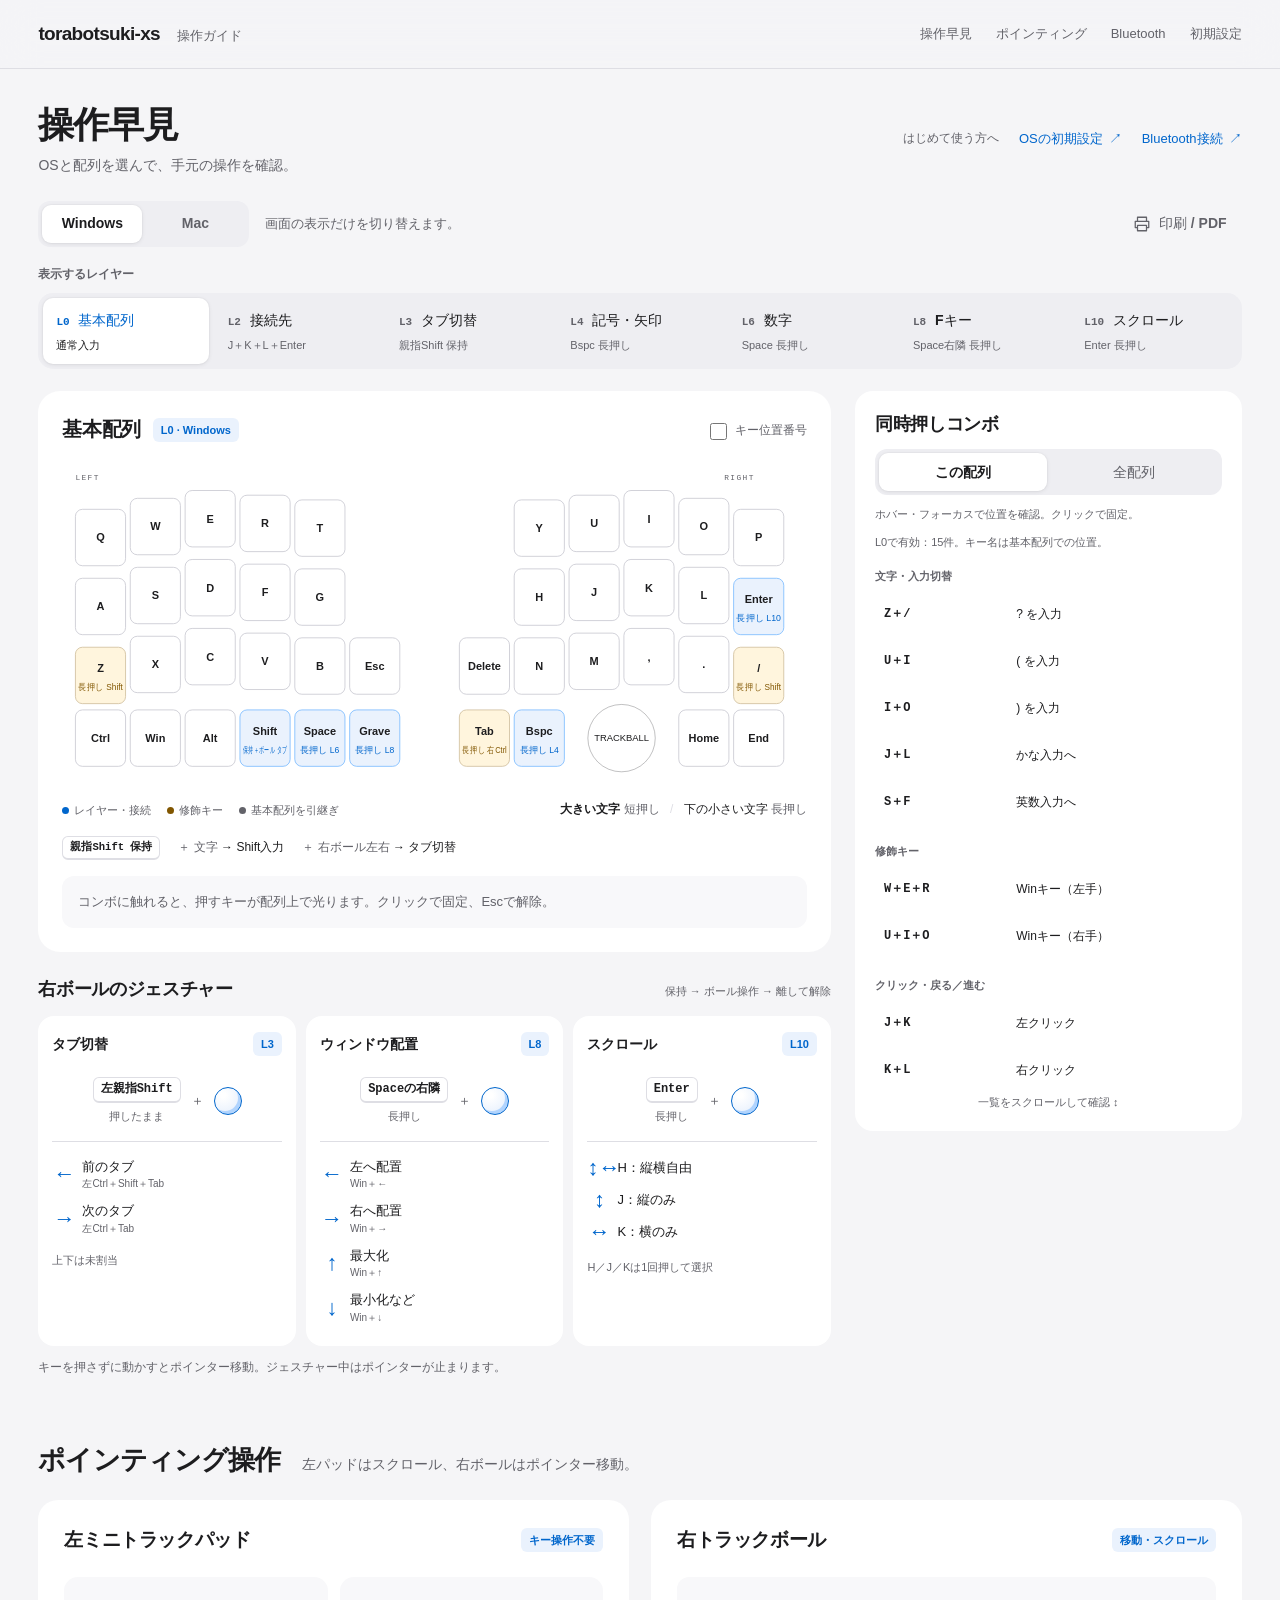
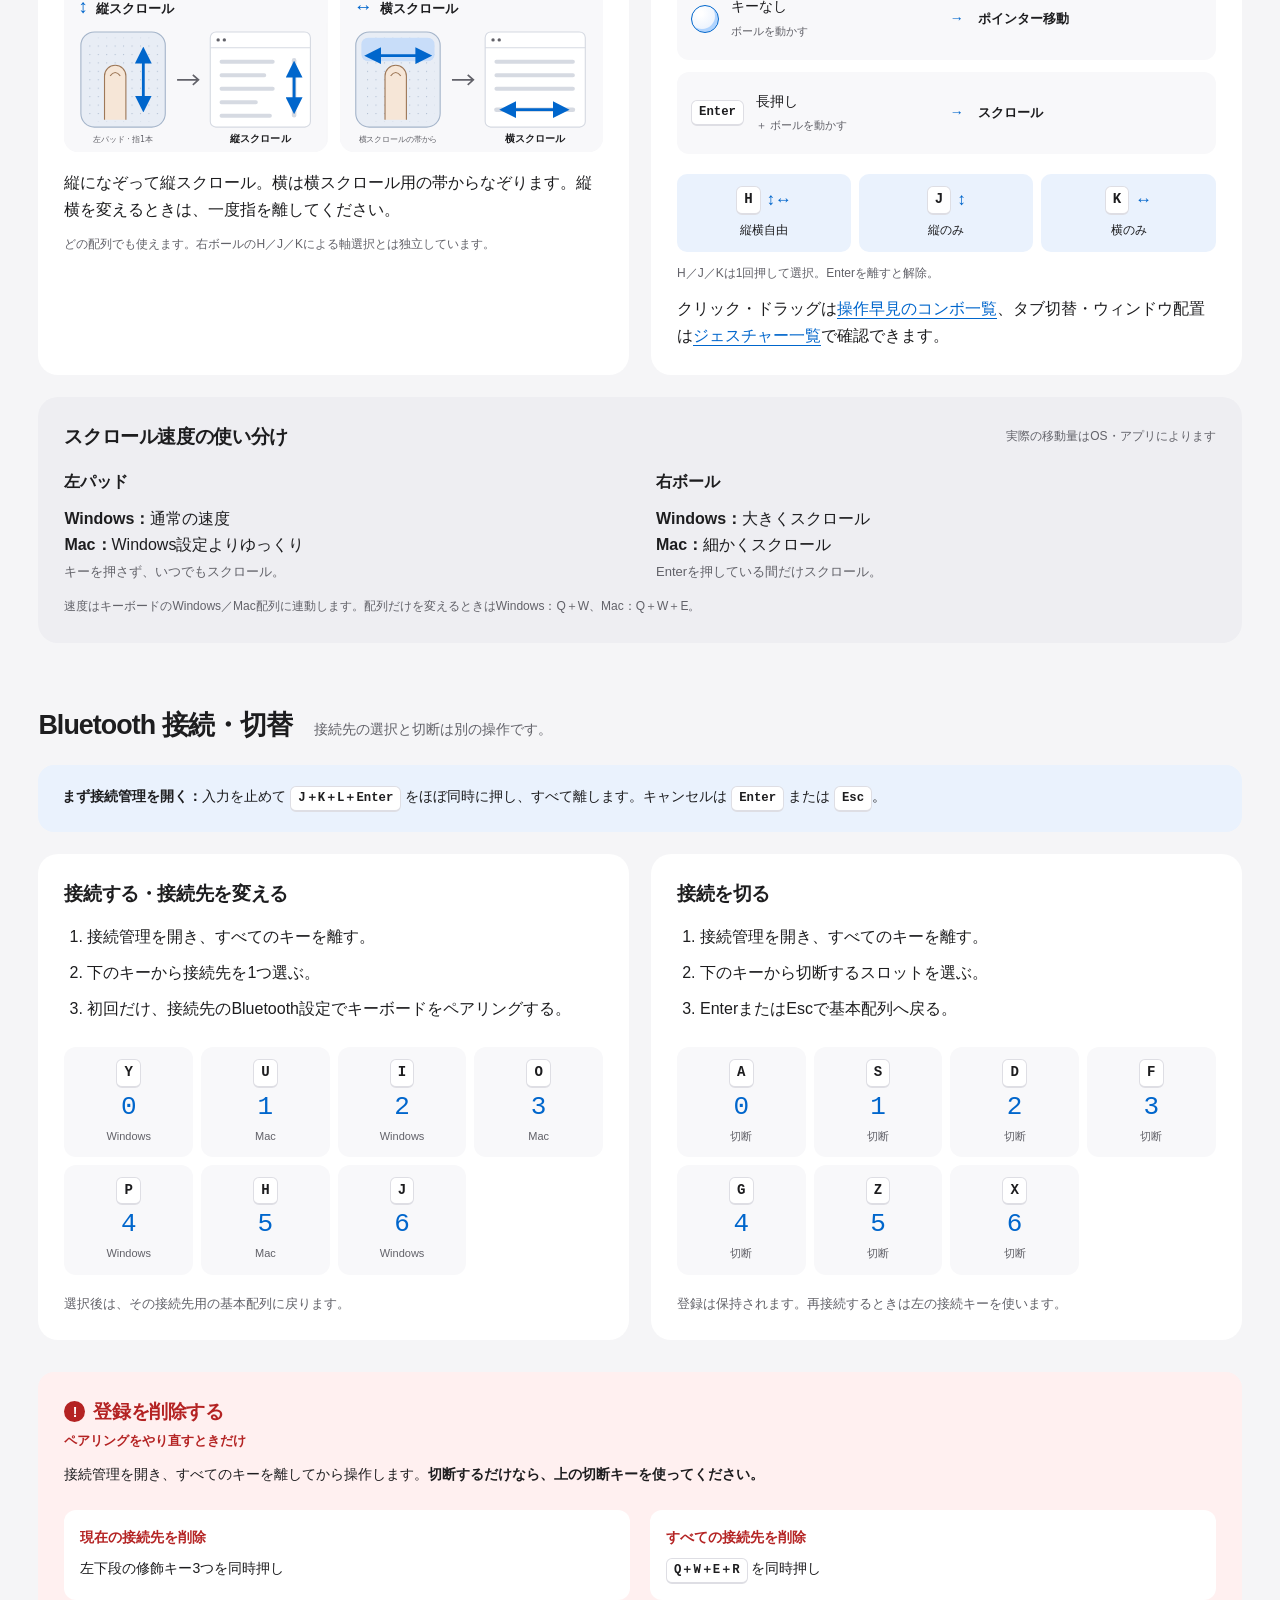
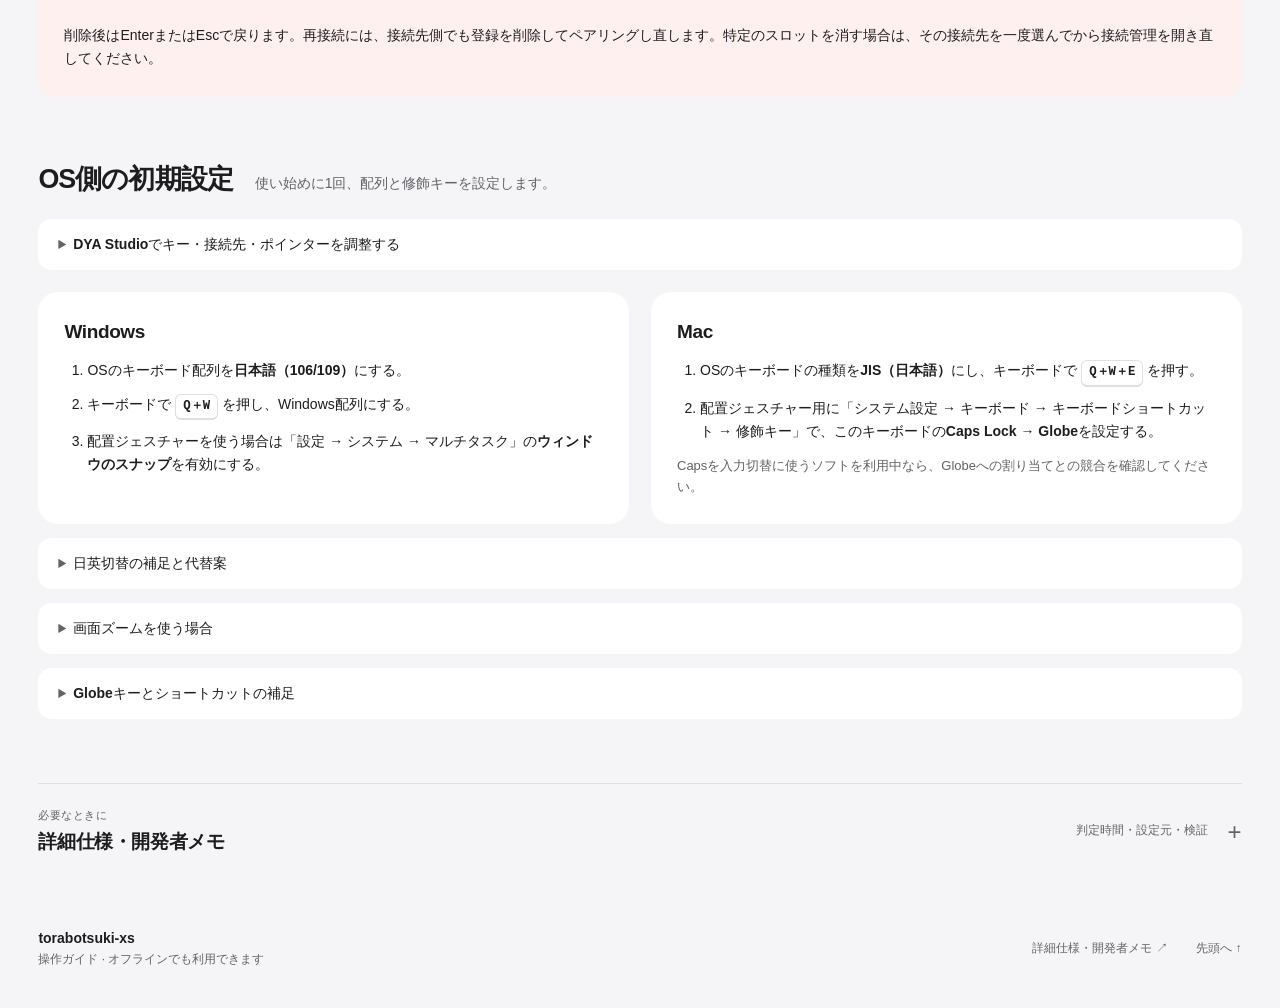
<file: docs/torabotsuki-xs.html>
<!doctype html>
<html lang="ja">
<head>
  <meta charset="utf-8">
  <meta name="viewport" content="width=device-width, initial-scale=1">
  <meta name="color-scheme" content="light dark">
  <meta name="description" content="torabotsuki-xs のキー配列、ジェスチャー、コンボ、ポインティング操作、Bluetooth接続を確認する操作ガイド。">
  <title>torabotsuki-xs｜操作ガイド</title>
  <link rel="stylesheet" href="manual.css">
  <script src="keymap-data.js" defer></script>
  <script src="manual.js" defer></script>
</head>
<body>
<a class="skip" href="#main">本文へ</a>
<header class="site-header">
  <div class="header-inner">
    <h1>torabotsuki-xs <span>操作ガイド</span></h1>
    <nav aria-label="目次">
      <a href="#layout">操作早見</a>
      <a href="#pointing">ポインティング</a>
      <a href="#bluetooth">Bluetooth</a>
      <a href="#reference">初期設定</a>
    </nav>
  </div>
</header>
<main id="main">
  <noscript><p class="notice">配列図・ジェスチャー・コンボの表示にはJavaScriptが必要です。ポインティング操作・接続・初期設定はこのまま読めます。</p></noscript>

  <section id="layout" aria-labelledby="layout-title">
    <div class="guide-intro">
      <div class="section-heading"><h2 id="layout-title">操作早見</h2><p>OSと配列を選んで、手元の操作を確認。</p></div>
      <nav class="getting-started" aria-label="はじめて使う方へ"><span>はじめて使う方へ</span><a href="#reference">OSの初期設定 <span aria-hidden="true">↗</span></a><a href="#bluetooth">Bluetooth接続 <span aria-hidden="true">↗</span></a></nav>
    </div>
    <div class="explorer">
      <div class="controls">
        <fieldset class="segmented os-switch"><legend>表示するOS</legend><button type="button" data-os="win" aria-pressed="true">Windows</button><button type="button" data-os="mac" aria-pressed="false">Mac</button></fieldset>
        <span class="display-note">画面の表示だけを切り替えます。</span>
        <button type="button" id="print" class="quiet-button"><svg viewBox="0 0 20 20" fill="none" aria-hidden="true"><path d="M5 7V2.5h10V7M5 14H2.5V7h15v7H15M5 11.5h10v6H5z" stroke="currentColor" stroke-width="1.4" stroke-linejoin="round"/></svg>印刷 / PDF</button>
      </div>
      <p class="control-label" id="layer-control-label">表示するレイヤー</p>
      <div id="layer-buttons" class="layer-tabs" role="group" aria-label="表示するキー配列" aria-describedby="layer-control-label"></div>
      <div class="explorer-workspace">
        <section class="keymap-reference" aria-label="選択したキー配列">
          <div class="board-toolbar"><div id="layer-description" aria-live="polite" aria-atomic="true"></div><label class="position-toggle"><input id="positions" type="checkbox">キー位置番号</label></div>
          <div id="main-board" class="board-scroll" tabindex="0" role="region" aria-label="キー配列図。狭い画面では横にスクロールできます"></div><p class="board-pan-hint">配列図は左右にスクロールできます ↔</p>
          <div class="board-caption"><div class="legend"><span><i class="dot teal" aria-hidden="true"></i>レイヤー・接続</span><span><i class="dot amber" aria-hidden="true"></i>修飾キー</span><span><i class="dot gray" aria-hidden="true"></i>基本配列を引継ぎ</span></div><p class="board-help"><span class="input-badge">大きい文字</span> 短押し <span class="caption-separator">/</span> <span class="input-badge secondary">下の小さい文字</span> 長押し</p></div>
          <div class="thumb-hint" aria-label="親指Shiftの使い方"><kbd>親指Shift 保持</kbd><span>＋ 文字 <b>→ Shift入力</b></span><span>＋ 右ボール左右 <b>→ タブ切替</b></span></div>
          <div id="combo-preview" class="combo-preview" aria-live="polite" aria-atomic="true">コンボに触れると、押すキーが配列上で光ります。</div>
        </section>
        <aside class="nearby-combos" aria-labelledby="nearby-title">
          <div class="reference-heading"><h3 id="nearby-title">同時押しコンボ</h3><a id="combo-board-link" href="#main-board" hidden>配列図で確認 ↑</a></div>
          <div class="combo-filters segmented" role="group" aria-label="コンボの対象"><button type="button" data-scope="current" aria-pressed="true">この配列</button><button type="button" data-scope="all" aria-pressed="false">全配列</button></div>
          <p class="combo-instruction">ホバー・フォーカスで位置を確認。クリックで固定。</p>
          <p id="nearby-summary" class="muted" aria-live="polite"></p>
          <div id="nearby-list" class="combo-list"></div>
          <p id="combo-scroll-hint" class="combo-scroll-hint" aria-hidden="true" hidden>一覧をスクロールして確認 ↕</p>
        </aside>
        <section id="gestures" class="gesture-reference" aria-labelledby="gesture-title">
          <div class="reference-heading"><h3 id="gesture-title">右ボールのジェスチャー</h3><span>保持 → ボール操作 → 離して解除</span></div>
          <div id="layer-pointer" class="gesture-cards" aria-live="polite"></div>
          <p class="gesture-footnote">キーを押さずに動かすとポインター移動。ジェスチャー中はポインターが止まります。</p>
        </section>
      </div>
    </div>
  </section>

  <section id="pointing" aria-labelledby="pointing-title">
    <div class="section-heading"><h2 id="pointing-title">ポインティング操作</h2><p>左パッドはスクロール、右ボールはポインター移動。</p></div>
    <div class="device-compare">
      <article id="trackpad" class="card trackpad-guide pointing-device">
        <div class="visual-heading"><h3>左ミニトラックパッド</h3><span class="pill">キー操作不要</span></div>
        <div class="trackpad-diagrams">
          <figure class="swipe-card"><figcaption><b>↕</b> 縦スクロール</figcaption><svg viewBox="0 50 468 230" role="img" aria-label="指を縦になぞると縦スクロール"><image href="trackpad-scroll.svg" width="960" height="310"/></svg></figure>
          <figure class="swipe-card"><figcaption><b>↔</b> 横スクロール</figcaption><svg viewBox="492 50 468 230" role="img" aria-label="横スクロール用の帯から横になぞると横スクロール"><image href="trackpad-scroll.svg" width="960" height="310"/></svg></figure>
        </div>
        <p>縦になぞって縦スクロール。横は横スクロール用の帯からなぞります。縦横を変えるときは、一度指を離してください。</p>
        <p class="visual-caption">どの配列でも使えます。右ボールのH／J／Kによる軸選択とは独立しています。</p>
      </article>
      <article class="card pointing-device">
        <div class="visual-heading"><h3>右トラックボール</h3><span class="pill">移動・スクロール</span></div>
        <div class="ball-guide" aria-label="キーなしで右ボールを動かすとポインター移動。Enterを保持して動かすとスクロール。">
          <div class="operation-row"><span class="operation-input"><span class="ball-symbol device-symbol" aria-hidden="true"></span><span>キーなし<br><small>ボールを動かす</small></span></span><span class="result-arrow" aria-hidden="true">→</span><strong>ポインター移動</strong></div>
          <div class="operation-row"><span class="operation-input"><kbd>Enter</kbd><span>長押し<br><small>＋ ボールを動かす</small></span></span><span class="result-arrow" aria-hidden="true">→</span><strong>スクロール</strong></div>
        </div>
        <div class="axis-options" aria-label="Enter保持中のスクロール軸"><div><kbd>H</kbd><b aria-hidden="true">↕↔</b><span>縦横自由</span></div><div><kbd>J</kbd><b aria-hidden="true">↕</b><span>縦のみ</span></div><div><kbd>K</kbd><b aria-hidden="true">↔</b><span>横のみ</span></div></div><p class="visual-caption">H／J／Kは1回押して選択。Enterを離すと解除。</p>
        <p>クリック・ドラッグは<a href="#layout">操作早見のコンボ一覧</a>、タブ切替・ウィンドウ配置は<a href="#gestures">ジェスチャー一覧</a>で確認できます。</p>
      </article>
    </div>
    <article class="card trackpad-speed">
      <div class="speed-heading"><h3>スクロール速度の使い分け</h3><span>実際の移動量はOS・アプリによります</span></div>
      <div class="speed-options">
        <div class="speed-option"><h4>左パッド</h4><p><strong>Windows：</strong>通常の速度<br><strong>Mac：</strong>Windows設定よりゆっくり</p><span class="speed-note">キーを押さず、いつでもスクロール。</span></div>
        <div class="speed-option"><h4>右ボール</h4><p><strong>Windows：</strong>大きくスクロール<br><strong>Mac：</strong>細かくスクロール</p><span class="speed-note">Enterを押している間だけスクロール。</span></div>
      </div>
      <p class="visual-caption">速度はキーボードのWindows／Mac配列に連動します。配列だけを変えるときはWindows：Q＋W、Mac：Q＋W＋E。</p>
    </article>
  </section>

  <section id="bluetooth" aria-labelledby="bluetooth-title">
    <div class="section-heading"><h2 id="bluetooth-title">Bluetooth 接続・切替</h2><p>接続先の選択と切断は別の操作です。</p></div>
    <div class="notice bluetooth-entry"><strong>まず接続管理を開く：</strong>入力を止めて <kbd>J＋K＋L＋Enter</kbd> をほぼ同時に押し、すべて離します。キャンセルは <kbd>Enter</kbd> または <kbd>Esc</kbd>。</div>
    <div class="two bluetooth-actions">
      <article class="card connection-card" aria-labelledby="connect-title">
        <h3 id="connect-title">接続する・接続先を変える</h3>
        <ol class="connection-steps"><li>接続管理を開き、すべてのキーを離す。</li><li>下のキーから接続先を1つ選ぶ。</li><li>初回だけ、接続先のBluetooth設定でキーボードをペアリングする。</li></ol>
        <div class="slots connect-slots" aria-label="接続先の選択キーとスロット">
          <div><kbd>Y</kbd><b>0</b><span>Windows</span></div><div><kbd>U</kbd><b>1</b><span>Mac</span></div><div><kbd>I</kbd><b>2</b><span>Windows</span></div><div><kbd>O</kbd><b>3</b><span>Mac</span></div><div><kbd>P</kbd><b>4</b><span>Windows</span></div><div><kbd>H</kbd><b>5</b><span>Mac</span></div><div><kbd>J</kbd><b>6</b><span>Windows</span></div>
        </div>
        <p class="action-result">選択後は、その接続先用の基本配列に戻ります。</p>
      </article>
      <article class="card disconnect-card" aria-labelledby="disconnect-title">
        <h3 id="disconnect-title">接続を切る</h3>
        <ol><li>接続管理を開き、すべてのキーを離す。</li><li>下のキーから切断するスロットを選ぶ。</li><li>EnterまたはEscで基本配列へ戻る。</li></ol>
        <div class="slots disconnect-slots" aria-label="切断するスロットと操作キー">
          <div><kbd>A</kbd><b>0</b><span>切断</span></div><div><kbd>S</kbd><b>1</b><span>切断</span></div><div><kbd>D</kbd><b>2</b><span>切断</span></div><div><kbd>F</kbd><b>3</b><span>切断</span></div><div><kbd>G</kbd><b>4</b><span>切断</span></div><div><kbd>Z</kbd><b>5</b><span>切断</span></div><div><kbd>X</kbd><b>6</b><span>切断</span></div>
        </div>
        <p class="action-result">登録は保持されます。再接続するときは左の接続キーを使います。</p>
      </article>
    </div>
    <article class="notice warning delete-card" aria-labelledby="delete-title">
      <h3 id="delete-title"><span class="destructive-symbol" aria-hidden="true">!</span> 登録を削除する</h3><p class="destructive-label">ペアリングをやり直すときだけ</p>
      <p>接続管理を開き、すべてのキーを離してから操作します。<strong>切断するだけなら、上の切断キーを使ってください。</strong></p>
      <dl class="delete-actions"><div><dt>現在の接続先を削除</dt><dd>左下段の修飾キー3つを同時押し</dd></div><div><dt>すべての接続先を削除</dt><dd><kbd>Q＋W＋E＋R</kbd> を同時押し</dd></div></dl>
      <p>削除後はEnterまたはEscで戻ります。再接続には、接続先側でも登録を削除してペアリングし直します。特定のスロットを消す場合は、その接続先を一度選んでから接続管理を開き直してください。</p>
    </article>
  </section>

  <section id="reference" aria-labelledby="reference-title">
    <div class="section-heading"><h2 id="reference-title">OS側の初期設定</h2><p>使い始めに1回、配列と修飾キーを設定します。</p></div>
    <details class="setup-notes"><summary>DYA Studioでキー・接続先・ポインターを調整する</summary><p>左右ともDYA対応ファームウェアを書き込み、右側をUSB接続します。接続管理で左親指Shift位置を押してStudio解除、Enterで戻り、Chrome／Edgeから接続します。ポインティング設定は <code>mouse</code>＝右ボール、<code>scroll</code>＝右ボールのスクロール、<code>pad</code>＝左パッド。初期倍率はすべて1で、OS別速度を引き継ぎます。ジェスチャーは専用経路です。</p><p>DYA側の接続先選択では配列は変わりません。WindowsはQ＋W、MacはQ＋W＋Eで切り替えます。<a href="dya-studio.md">対応範囲・移行・保存と実機確認の手順</a>。</p></details>
    <div class="two setup-cards">
      <article class="card"><h3>Windows</h3><ol><li>OSのキーボード配列を<strong>日本語（106/109）</strong>にする。</li><li>キーボードで <kbd>Q＋W</kbd> を押し、Windows配列にする。</li><li>配置ジェスチャーを使う場合は「設定 → システム → マルチタスク」の<strong>ウィンドウのスナップ</strong>を有効にする。</li></ol></article>
      <article class="card"><h3>Mac</h3><ol><li>OSのキーボードの種類を<strong>JIS（日本語）</strong>にし、キーボードで <kbd>Q＋W＋E</kbd> を押す。</li><li>配置ジェスチャー用に「システム設定 → キーボード → キーボードショートカット → 修飾キー」で、このキーボードの<strong>Caps Lock → Globe</strong>を設定する。</li></ol><p class="muted">Capsを入力切替に使うソフトを利用中なら、Globeへの割り当てとの競合を確認してください。</p></article>
    </div>
    <details class="setup-notes"><summary>日英切替の補足と代替案</summary><p>現在の配列では、S＋Fで英数、J＋Lでかなへ直接切り替えます。MacのSpace右隣は、短押しで左Ctrl、長押しでFキーの配列です。</p><p>追加ソフトを使わない代替案として、ZMKから右Ctrl＋Spaceを送る <code>&amp;lt 9 RC(SPACE)</code> があります。ただしmacOSの入力ソース切替を呼ぶ方法で、選択表示や待ちが生じます。Windowsの半角／全角と同じ即時トグルの代替にはなりません。現在のキーマップには適用していません。</p><p>macOS標準のCapsによる入力切替も利用できますが、上のCaps → Globeとの併用は割り当てを調整する必要があります。親指ShiftからCapsは送信しません。</p></details>
    <details class="setup-notes"><summary>画面ズームを使う場合</summary><p>Macの「システム設定 → アクセシビリティ → ズーム機能」で「スクロールジェスチャと修飾キーを使って拡大縮小」を有効にし、使用する修飾キーを選びます。</p></details>
    <details class="setup-notes"><summary>Globeキーとショートカットの補足</summary><p>配置ジェスチャーは右Ctrl＋Capsと方向キーなどを送信します。Mac用マクロ名は <code>mac_window_*</code>、表示ラベルは <code>MAC_WINDOW_*</code>（LEFT／RIGHT／SMALL／LARGE）です。Caps → Globeの割り当てを使う前提です。ZMKの <code>&amp;kp GLOBE</code> はApple純正のFn／Globeを完全には再現しません。</p><p><a href="https://support.apple.com/ja-jp/guide/mac-help/mchlp1011/mac">Apple：修飾キーの設定</a> ／ <a href="https://zmk.dev/docs/keymaps/list-of-keycodes">ZMK：キー仕様</a></p></details>
  </section>

  <section id="dev-notes" aria-labelledby="dev-title">
    <details id="dev-disclosure" class="developer-disclosure"><summary><h2 id="dev-title"><span class="eyebrow">必要なときに</span>詳細仕様・開発者メモ</h2><span class="disclosure-caption">判定時間・設定元・検証</span></summary><div class="developer-content">
    <p>ビルドはDocker Desktopを起動して <code>powershell -ExecutionPolicy Bypass -File .\scripts\build-local.ps1</code> を実行。UF2は <code>.local-build/firmware/</code> に出力されます。<a href="local-build.md">個別ビルドとキャッシュ更新の手順</a>。GitHub Actionsは手動実行のみです。</p>
    <details class="technical-notes"><summary>キー・コンボの判定時間と確認項目</summary>
      <table><caption>現在の判定値</caption><thead><tr><th>操作</th><th>仕様</th></tr></thead><tbody><tr><td>Z／左Shift</td><td>tap-preferred、200ms</td></tr><tr><td>/／右Shift、Space／数字配列</td><td>tap-preferred、150ms</td></tr><tr><td>親指Shift</td><td>押下で左ShiftとL3のジェスチャーを有効化、解放で両方解除。専用ビヘイビア（<code>src/thumb_shift.c</code>）で処理し、マクロ・ワンショットShift・2回押し判定なし。タブ切替中は保持中のShiftをマスク。</td></tr><tr><td>Z＋/の「？」</td><td>100ms以内、直前の待ち時間0ms。基本配列L0／L1のみ有効。</td></tr><tr><td>Bluetooth管理を開く</td><td>直前200ms入力なし、4キーを50ms以内。</td></tr><tr><td>F配列のA＋S＋D</td><td>直前150ms入力なし、50ms以内。Win：Alt＋F4、Mac：Cmd＋Q。</td></tr></tbody></table>
      <p>Z＋/は基本配列L0／L1限定で、押下順は不問。数字・記号・タブ切替・Fキー・スクロール・Bluetooth管理ではコンボを判定しません。単独のZ／/がコンボ待ちで最大100ms保留される場合があります。文字として「z・」を打つときはキーを重ねずに離します。コンボ不成立時はZを200ms保持してから/を短押しするとShift＋/になります。</p>
      <p>書き込み後の確認：両OSでZ→/と/→Z、各キー単独、Z→A、Z→Enterの短押し／200ms保持を確認します。Zを150〜199msで離したときの文字入力、Spaceの素早い変換と長押し後の数字入力、L2・L4／L5での既存操作、親指を保持してA／Enterを押したShift入力、解放後の通常入力、2回押してもCapsが切り替わらないこと、親指の解放後にShiftが残らないこと、S＋D＋FでワンショットShiftにならずS＋Fの英数コンボが使えることも確認してください。実機動作は未確認です。</p>
    </details>
    <details class="technical-notes"><summary>ジェスチャー・スクロールの仕様と確認項目</summary>
      <p>タブ切替はL3、ウィンドウ配置はL8／L9、スクロールはL10／L11。数字・記号配列でも親指Shift保持でタブ切替を使えます。F・Enterの操作は親指Shiftより優先。タブ切替の上下は未割当で、解除時に途中の動きをリセットします。</p>
      <p>ジェスチャーは <code>stroke-size=100</code>、<code>gesture-cooldown-ms=100</code>、eager mode。右ボールの処理は <code>boards/shields/torabo_tsuki_lp/torabo_tsuki_lp_right.overlay</code>、送信キーは <code>config/keymap.keymap</code> を参照します。</p>
      <p>タブ切替ビヘイビアの引数は <code>two_param.yaml</code> から継承する <code>param1</code>（Windows）と <code>param2</code>（Mac）です。<code>binding-cells</code> の名前を上書きするとZephyrのdevicetree生成で失敗します。</p>
      <p>H／J／Kの軸選択はEnterを離すまで保持し、次回は自由に戻ります。U／Oは明るさ−／＋、M／,／.は音量−／ミュート／＋、Tab位置は再生・停止です。</p>
      <p>書き込み後の確認：Windows／Macの基本・数字・記号配列で左右のタブ切替、Macの右Ctrl／Windowsの左Ctrl送信、配列の往復切替後の動作を確認します。未割当の上下、解除後のポインター復帰、途中の動きのリセット、F・Enterの優先、H／J／Kの保持と解除、左パッドが軸制限の影響を受けないことも確認します。実機動作は未確認です。</p>
    </details>
    <details class="technical-notes"><summary>ポインティングの倍率・設定ファイル・確認項目</summary>
      <table><caption>補正なしを1倍とした設定値。画面上の移動量ではありません。</caption><thead><tr><th>デバイス</th><th>Windows</th><th>Mac</th></tr></thead><tbody><tr><td>左パッド</td><td>1/6</td><td>1/8</td></tr><tr><td>右ボールのスクロール</td><td>1/2</td><td>1/12</td></tr></tbody></table>
      <div class="speed-track" role="img" aria-label="左パッドのMac補正はWindows設定の75%"><i style="width:75%"></i></div>
      <p>左パッドは <code>snippets/input-split-listener/input-split-listener.overlay</code> の通常経路 <code>&amp;zip_scroll_scaler 1 6</code> と <code>mac-scroller</code> の <code>&amp;zip_scroll_scaler 1 8</code> で調整します。MacのL1が有効な間は、通常経路に重ねず置き換えます。横スクロール領域はセンサーのY座標0〜25%。物理的な帯の向きは取り付け方向によります。開始後は軸を固定します。</p>
      <p>現在の構成では速度補正は右側中央のファームウェアに反映されます。ポインター移動・クリックの倍率とは独立しています。</p>
      <p>書き込み後の確認：同じ距離をなぞり、Windows→Mac→Windowsでの速度変更、両OSの各配列での維持、縦横の方向・クリック、右ボールの移動・ジェスチャー・スクロールを確認してください。実機の速度感は未確認です。</p>
    </details>
    <details class="technical-notes"><summary>Bluetoothの構成・設定値・確認項目</summary>
      <p>ホスト7枠＋左右間通信用1枠。中央側専用の <code>snippets/split-central/split-central.conf</code> で <code>CONFIG_BT_MAX_CONN=8</code>・<code>CONFIG_BT_MAX_PAIRED=8</code> を設定します。周辺側には適用しません。現在のビルドは右側が中央です。</p>
      <p>登録削除コンボはL2のみ。現在のスロット削除は位置32・33・34、全登録削除は位置0・1・2・3です。L2は無関係な文字・クリック入力を無効にしています。</p>
      <p>書き込み後の確認：両基本配列からL2を開き、Hで5（Mac）、Jで6（Windows）を選んでペアリングし、0〜4へ戻れることを確認します。Z／Xによる5／6の切断、Enter／Escによる終了、左右のキー入力も確認してください。実機動作は未確認です。</p>
    </details>
    <details class="technical-notes"><summary>Bluetooth登録を残すファームウェア更新</summary><p>ブートローダー起動 → 左右の通常UF2を直接コピー → 元の接続先へ。毎回の <code>settings_reset</code> は不要です。これを書き込むとBluetooth登録も消えます。Studioの保存配列だけを戻す場合はRestore Stock Settingsを使います。<a href="local-build.md#bluetooth登録を残して更新する">通常更新と全設定リセットの手順</a>。</p></details>
    <details class="technical-notes"><summary>42キー配列・軽量化・旧配列からの移行</summary><p>既定はSサイズの42キー。右最下段のBspcとHomeの間はボール専用で、キーを定義しません。M・Lの選択肢は外し、全12レイヤーとコンボの位置番号を揃えています。Studioに旧66キー配列を保存している場合は、バックアップ後に新しい既定配列へ戻します。<a href="compact-layout.md">測定結果・移行手順・確認方法</a>。</p></details>
    <details class="technical-notes"><summary>設定元・ビルド・資料</summary><p>操作ガイドは <code>config/keymap.keymap</code> を元にしています。配列・コンボ変更時は <code>python docs/generate-keymap.py</code> で <code>docs/keymap-data.js</code> を再生成します。生成データは手編集しません。</p><p>ビルド構成は <code>build.yaml</code> と <code>.github/workflows/build.yml</code>。ファームウェアのビルド・実機検証と、HTMLの表示確認は別の検証です。Studioで実機を変更した場合は図と異なることがあります。</p><p><a href="../config/keymap.keymap">キーマップ</a> ／ <a href="../README.md">README</a> ／ <a href="design-notes.md">ガイドのデザイン方針</a></p></details>
    <details id="print-layers"><summary>印刷用：使用中の全12レイヤー</summary><div id="all-layers"></div></details>
    </div></details>
  </section>
</main>
<footer><div><strong>torabotsuki-xs</strong><span>操作ガイド · オフラインでも利用できます</span></div><a href="#dev-notes">詳細仕様・開発者メモ <span aria-hidden="true">↗</span></a><a href="#main">先頭へ ↑</a></footer>
</body>
</html>
</file>
<file: docs/manual.css>
/* Content first: quiet surfaces, explicit selection, consistent spacing. */
:root {
  color-scheme: light dark;
  --paper: #f5f5f7;
  --surface: #ffffff;
  --surface-secondary: #eeeef2;
  --surface-tertiary: #f8f8fa;
  --ink: #1d1d1f;
  --muted: #626269;
  --line: #dedee4;
  --accent: #0066cc;
  --accent-strong: #0055b3;
  --accent-tint: #eaf2fd;
  --accent-ring: #74b8ff;
  --accent-glow: #007aff40;
  --amber: #815600;
  --yellow: #fff5dd;
  --danger: #b42323;
  --danger-tint: #fff0f0;
  --key-fill: #ffffff;
  --key-stroke: #c6c6cf;
  --key-inherit: #f0f0f4;
  --segment-selection: #ffffff;
  --selection-shadow: 0 1px 4px #00000014, 0 0 0 1px #00000005;
  --header-surface: #f5f5f7e8;
  --green: var(--accent);
  --mint: var(--accent-tint);
}
* { box-sizing: border-box; }
html { scroll-padding-top: 96px; scroll-behavior: smooth; }
body { margin: 0; color: var(--ink); background: var(--paper); font: 16px/1.65 -apple-system, BlinkMacSystemFont, "Segoe UI", "Noto Sans JP", sans-serif; -webkit-font-smoothing: antialiased; }
a { color: var(--accent); text-underline-offset: 4px; text-decoration-thickness: 1px; }
a:hover { text-decoration: underline; }
button, input { font: inherit; }
button { min-height: 44px; cursor: pointer; border: 1px solid transparent; border-radius: 10px; background: var(--surface); color: var(--ink); padding: 9px 14px; font-size: 14px; font-weight: 550; transition: background-color .18s ease, color .18s ease, box-shadow .18s ease; }
button:hover { background: var(--accent-tint); }
button[aria-pressed="true"] { color: var(--accent); background: var(--accent-tint); }
button:disabled { opacity: .45; cursor: default; }
:focus-visible { outline: 3px solid var(--accent); outline-offset: 4px; }
input[type="checkbox"] { width: 17px; height: 17px; margin: 0; accent-color: var(--accent); }
.skip { position: fixed; top: -100px; left: 16px; z-index: 10; border-radius: 8px; background: var(--surface); padding: 10px 16px; }
.skip:focus { top: 10px; }
h1, h2, h3, h4, p { margin: 0; }
h2 { font-size: clamp(24px, 2.1vw, 30px); line-height: 1.35; letter-spacing: -.035em; font-weight: 650; }
h3 { font-size: 19px; line-height: 1.45; font-weight: 650; letter-spacing: -.02em; }
h4 { font-size: 16px; line-height: 1.45; font-weight: 600; }
p + p { margin-top: 12px; }
ul, ol { padding-left: 23px; }
li + li { margin-top: 10px; }
kbd { display: inline-block; padding: 3px 7px; border: 1px solid var(--line); border-bottom-width: 2px; border-radius: 6px; background: var(--surface); color: var(--ink); font: 600 .88em/1.4 ui-monospace, "SFMono-Regular", Consolas, monospace; white-space: nowrap; }
code { font: .88em/1.5 ui-monospace, "SFMono-Regular", Consolas, monospace; overflow-wrap: anywhere; }
.header-inner, main, footer { width: 100%; max-width: 1480px; margin: auto; padding-inline: clamp(20px, 3vw, 44px); }
.site-header { position: sticky; top: 0; z-index: 5; background: var(--header-surface); backdrop-filter: blur(18px); -webkit-backdrop-filter: blur(18px); border-bottom: 1px solid var(--line); }
.header-inner { display: flex; justify-content: space-between; align-items: center; gap: 24px; min-height: 68px; }
h1 { font-size: 19px; letter-spacing: -.035em; font-weight: 650; white-space: nowrap; }
h1 span { margin-left: 12px; color: var(--muted); font-size: 13px; font-weight: 450; letter-spacing: 0; }
nav { display: flex; flex-wrap: wrap; gap: 6px 24px; align-items: center; }
nav a { min-height: 44px; display: inline-flex; align-items: center; color: var(--muted); font-size: 13px; text-decoration: none; }
nav a:hover { color: var(--accent); }
main { padding-bottom: 24px; }
main > section { margin-top: 64px; }
#layout { margin-top: 32px; }
.section-heading { display: flex; flex-wrap: wrap; align-items: baseline; gap: 8px 22px; margin-bottom: 22px; }
.section-heading > p { color: var(--muted); font-size: 14px; }
.guide-intro { display: flex; align-items: center; justify-content: space-between; gap: 24px; margin-bottom: 24px; }
.guide-intro .section-heading { display: block; margin: 0; }
.guide-intro h2 { font-size: 36px; }
.guide-intro .section-heading p { margin-top: 4px; }
.getting-started { justify-content: end; gap: 0 20px; }
.getting-started > span { font-size: 12px; color: var(--muted); }
.getting-started a { color: var(--accent); gap: 6px; }
.controls { display: flex; align-items: center; flex-wrap: wrap; gap: 16px; margin-bottom: 18px; }
fieldset { border: 0; padding: 0; margin: 0; }
.controls legend { position: absolute; width: 1px; height: 1px; clip-path: inset(50%); overflow: hidden; white-space: nowrap; }
.segmented { display: inline-flex; padding: 4px; gap: 3px; background: var(--surface-secondary); border-radius: 12px; }
.segmented button { flex: 1; min-width: 100px; min-height: 38px; padding: 6px 18px; border: 0; border-radius: 9px; background: transparent; color: var(--muted); white-space: nowrap; }
.segmented button:hover { color: var(--ink); background: var(--surface-tertiary); }
.segmented button[aria-pressed="true"] { color: var(--ink); background: var(--segment-selection); box-shadow: var(--selection-shadow); font-weight: 650; }
.controls .display-note { margin: 0; }
.muted, .display-note { color: var(--muted); font-size: 13px; }
.quiet-button { display: inline-flex; align-items: center; justify-content: center; gap: 8px; color: var(--muted); background: transparent; }
.quiet-button svg { width: 18px; height: 18px; }
.controls #print { margin-left: auto; }
.control-label { color: var(--muted); font-size: 12px; font-weight: 600; margin-bottom: 9px; }
.layer-tabs { display: grid; grid-template-columns: repeat(7, minmax(0,1fr)); gap: 6px; padding: 5px; background: var(--surface-secondary); border-radius: 15px; margin-bottom: 22px; }
.layer-tabs button { text-align: left; min-width: 0; padding: 10px 12px; background: transparent; }
.layer-tabs button span, .layer-tabs button small { display: block; }
.layer-tabs button span { font-size: 14px; }
.layer-tabs button b { font: 550 11px ui-monospace, monospace; margin-right: 5px; color: var(--muted); }
.layer-tabs button small { font-size: 11px; font-weight: 400; line-height: 1.5; margin-top: 4px; color: var(--muted); }
.layer-tabs button:hover { background: var(--surface-tertiary); }
.layer-tabs button[aria-pressed="true"] { background: var(--segment-selection); color: var(--accent); box-shadow: var(--selection-shadow); }
.layer-tabs button[aria-pressed="true"] b { color: var(--accent); }
.layer-tabs button[aria-pressed="true"] small { color: var(--ink); }
.explorer-workspace { display: grid; grid-template-columns: minmax(0,2.05fr) minmax(0,1fr); grid-template-rows: min-content 1fr; grid-template-areas: "keymap combos" "gestures combos"; gap: 24px; align-items: start; }
.keymap-reference { grid-area: keymap; background: var(--surface); border-radius: 22px; padding: 24px; min-width: 0; }
.board-toolbar { display: flex; align-items: start; justify-content: space-between; gap: 16px; margin-bottom: 10px; }
.layer-intro { display: flex; flex-wrap: wrap; align-items: center; gap: 12px; }
.layer-intro h3 { font-size: 20px; }
#layer-description > p { color: var(--muted); font-size: 13px; margin-top: 6px; }
.position-toggle { display: inline-flex; align-items: center; gap: 8px; color: var(--muted); font-size: 12px; white-space: nowrap; min-height: 32px; cursor: pointer; }
.pill { display: inline-block; border-radius: 6px; background: var(--accent-tint); color: var(--accent); padding: 3px 8px; font-size: 11px; font-weight: 600; white-space: nowrap; }
.board-scroll { overflow-x: auto; padding: 10px 4px; scrollbar-width: thin; scrollbar-color: var(--line) transparent; overscroll-behavior-x: contain; }
.keyboard { display: block; width: 100%; min-width: 760px; height: auto; }
#main-board .keyboard { max-width: 1080px; margin-inline: auto; }
.key rect { fill: var(--key-fill); stroke: var(--key-stroke); stroke-width: 1; transition: fill .18s ease, stroke .18s ease, filter .18s ease; }
.key .key-label { fill: var(--ink); font: 600 14px -apple-system, BlinkMacSystemFont, "Segoe UI", sans-serif; text-anchor: middle; }
.key .key-sub { fill: var(--accent); font: 11px -apple-system, BlinkMacSystemFont, "Segoe UI", sans-serif; text-anchor: middle; }
.key .key-pos { fill: var(--muted); font: 10px ui-monospace, monospace; }
.key .key-base { fill: var(--muted); font: 10px system-ui, sans-serif; text-anchor: end; }
.key.layer rect { fill: var(--accent-tint); stroke: var(--accent-ring); }
.key.mod rect { fill: var(--yellow); stroke: color-mix(in srgb, var(--amber) 40%, var(--surface)); }
.key.mod .key-sub { fill: var(--amber); }
.key.inherited rect { fill: var(--key-inherit); stroke-dasharray: 3 3; }
.key.inactive { opacity: .4; }
.key.selected rect { fill: var(--accent); stroke: var(--accent-ring); stroke-width: 3; stroke-dasharray: none; filter: drop-shadow(0 0 5px var(--accent-glow)); }
.key.selected :is(.key-label,.key-sub,.key-pos,.key-base) { fill: #fff; }
.key.inactive.selected { opacity: 1; }
.keyboard .hand { fill: var(--muted); font: 10px ui-monospace, monospace; letter-spacing: .18em; }
.board-pan-hint { display: none; color: var(--muted); font-size: 12px; margin-bottom: 12px; }
.board-caption { display: flex; justify-content: space-between; align-items: center; flex-wrap: wrap; gap: 12px; margin-top: 8px; }
.legend { display: flex; flex-wrap: wrap; gap: 6px 16px; color: var(--muted); font-size: 11px; }
.dot { display: inline-block; width: 7px; height: 7px; margin-right: 5px; border-radius: 50%; }
.teal { background: var(--accent); }
.amber { background: var(--amber); }
.gray { background: var(--muted); }
.board-help { color: var(--muted); font-size: 12px; }
.input-badge { font-weight: 650; color: var(--ink); }
.input-badge.secondary { font-weight: 450; }
.caption-separator { margin-inline: 7px; color: var(--line); }
.thumb-hint { display: flex; flex-wrap: wrap; align-items: center; gap: 6px 18px; margin-block: 16px; color: var(--muted); font-size: 12px; }
.thumb-hint b { font-weight: 500; color: var(--ink); }
.combo-preview { display: flex; flex-wrap: wrap; align-items: center; gap: 6px 12px; min-height: 52px; padding: 14px 16px; background: var(--surface-tertiary); border-radius: 12px; color: var(--muted); font-size: 13px; transition: background-color .18s ease, box-shadow .18s ease; }
.combo-preview.has-preview { color: var(--ink); background: var(--accent-tint); box-shadow: inset 3px 0 var(--accent); }
.combo-preview.is-destructive { background: var(--danger-tint); box-shadow: inset 3px 0 var(--danger); }
.combo-preview button { padding: 6px 10px; min-height: 36px; font-size: 12px; }
.combo-preview .preview-clear { margin-left: auto; color: var(--accent); background: transparent; }
.combo-preview details { flex-basis: 100%; border: 0; padding: 0; margin: 2px 0 0; background: transparent; font-size: 12px; }
.combo-preview details summary { padding: 0; min-height: 30px; }
.preview-keys { font-weight: 600; }
.preview-result { font-weight: 600; }
.preview-shortcut { display: flex; flex-wrap: wrap; align-items: center; gap: 8px; }
.preview-arrow { color: var(--accent); }
.reference-heading { display: flex; align-items: baseline; justify-content: space-between; flex-wrap: wrap; gap: 6px 12px; margin-bottom: 14px; }
.reference-heading h3 { font-size: 18px; }
.reference-heading > span { color: var(--muted); font-size: 11px; }
.reference-heading > a { font-size: 12px; text-decoration: none; }
[hidden] { display: none !important; }
.gesture-reference { grid-area: gestures; min-width: 0; }
.gesture-cards { display: grid; grid-template-columns: repeat(3,minmax(0,1fr)); gap: 10px; }
.gesture-card { position: relative; min-width: 0; background: var(--surface); border-radius: 16px; padding: 16px 14px; transition: background-color .2s ease, box-shadow .2s ease; }
.gesture-card.is-current { background: var(--accent-tint); box-shadow: inset 0 3px var(--accent); }
.gesture-card-heading { display: flex; justify-content: space-between; align-items: center; gap: 6px; }
.gesture-card h4 { font-size: 14px; }
.gesture-trigger { display: flex; align-items: center; justify-content: center; gap: 10px; padding-block: 16px; margin-block: 5px 10px; border-bottom: 1px solid var(--line); }
.hold-key { display: flex; flex-direction: column; align-items: center; }
.hold-key kbd { font-size: 12px; }
.hold-key small { margin-top: 4px; color: var(--muted); font-size: 11px; }
.gesture-join { color: var(--muted); font-size: 13px; }
.ball-symbol { display: inline-block; flex-shrink: 0; width: 28px; height: 28px; border: 1.5px solid var(--accent); border-radius: 50%; background: radial-gradient(circle at 32% 28%, var(--surface) 10%, var(--accent-tint) 70%); box-shadow: inset -3px -3px 0 var(--accent-glow); }
.direction-list { margin: 0; }
.direction-list > div { display: grid; grid-template-columns: 24px minmax(0,1fr); align-items: center; gap: 6px; padding-block: 5px; }
.direction-list dt { color: var(--accent); font-size: 22px; line-height: 1; text-align: center; }
.direction-list dd { margin: 0; font-size: 13px; line-height: 1.5; }
.direction-list small { display: block; color: var(--muted); font-size: 10px; line-height: 1.5; overflow-wrap: anywhere; }
.card-note { display: block; color: var(--muted); font-size: 11px; margin-top: 10px; }
.gesture-footnote { color: var(--muted); font-size: 12px; margin-top: 12px; }
.nearby-combos { grid-area: combos; position: sticky; top: 88px; max-height: min(740px, calc(100dvh - 104px)); display: flex; flex-direction: column; min-width: 0; background: var(--surface); border-radius: 18px; padding: 20px; }
.nearby-combos > :not(.combo-list) { flex-shrink: 0; }
.nearby-combos .reference-heading { margin-bottom: 12px; }
.combo-filters { width: 100%; }
.combo-instruction { color: var(--muted); font-size: 11px; margin-top: 10px; }
#nearby-summary { margin: 10px 0 18px; font-size: 11px; }
.combo-list { display: grid; grid-template-columns: 1fr; gap: 20px 16px; min-height: 0; overflow-y: auto; scrollbar-width: thin; scrollbar-color: var(--line) transparent; scrollbar-gutter: stable; padding: 8px; margin: -8px; }
.combo-scroll-hint { color: var(--muted); font-size: 11px; padding-top: 12px; text-align: center; }
.combo-category { min-width: 0; }
.combo-category h4 { color: var(--muted); font-size: 11px; margin-bottom: 7px; font-weight: 600; }
.combo-category > div { display: grid; gap: 3px; }
.combo-chip { display: grid; grid-template-columns: minmax(65px,.8fr) minmax(0,1.2fr); align-items: center; gap: 8px; min-width: 0; min-height: 44px; text-align: left; padding: 8px; border-radius: 9px; font-size: 12px; line-height: 1.5; font-weight: 450; overflow-wrap: anywhere; }
.combo-chip .chip-keys { font: 600 12px/1.6 ui-monospace, monospace; }
.combo-chip small { display: block; font-size: 10px; color: var(--muted); }
.combo-chip.is-other { color: var(--muted); }
.combo-chip.is-preview { background: var(--accent-tint); }
.combo-chip[aria-pressed="true"] { background: var(--accent); color: #fff; }
.combo-chip[aria-pressed="true"] small { color: #fff; }
.combo-chip.is-destructive { color: var(--danger); }
.combo-chip.is-destructive:hover, .combo-chip.is-destructive.is-preview { background: var(--danger-tint); }
.combo-chip.is-destructive[aria-pressed="true"] { background: var(--danger); color: #fff; }
.empty { color: var(--muted); font-size: 14px; }
.card { background: var(--surface); border-radius: 20px; padding: 26px; min-width: 0; }
.card h3 { margin-bottom: 12px; }
.card p { margin-top: 12px; }
.two, .device-compare { display: grid; grid-template-columns: repeat(2,minmax(0,1fr)); gap: 22px; margin-top: 22px; }
.visual-heading, .speed-heading { display: flex; align-items: center; justify-content: space-between; flex-wrap: wrap; gap: 8px; }
.visual-heading h3, .speed-heading h3 { margin: 0; }
.visual-caption, .speed-heading > span { color: var(--muted); font-size: 12px; }
.trackpad-diagrams { display: grid; grid-template-columns: repeat(2,minmax(0,1fr)); gap: 12px; margin: 24px 0 18px; }
.swipe-card { margin: 0; min-width: 0; overflow: hidden; background: var(--surface-tertiary); border-radius: 14px; }
.swipe-card figcaption { padding: 14px 14px 0; font-size: 13px; font-weight: 600; }
.swipe-card figcaption b { color: var(--accent); font-size: 19px; margin-right: 4px; }
.swipe-card svg { display: block; width: 100%; height: auto; }
.ball-guide { display: grid; gap: 12px; margin: 24px 0 18px; }
.operation-row { display: grid; grid-template-columns: minmax(0,1fr) 18px minmax(0,.9fr); gap: 10px; align-items: center; background: var(--surface-tertiary); border-radius: 12px; padding: 18px 14px; font-size: 14px; }
.operation-input { display: flex; gap: 12px; align-items: center; }
.operation-input small { color: var(--muted); font-size: 11px; }
.operation-row strong { font-weight: 600; font-size: 13px; }
.result-arrow { color: var(--accent); }
.axis-options { display: grid; grid-template-columns: repeat(3,minmax(0,1fr)); gap: 8px; margin-top: 20px; }
.axis-options > div { display: grid; grid-template-columns: auto auto; align-items: center; justify-content: center; gap: 6px; padding: 12px 5px; border-radius: 10px; background: var(--accent-tint); }
.axis-options b { color: var(--accent); font-size: 17px; font-weight: 500; }
.axis-options span { grid-column: 1 / -1; text-align: center; font-size: 12px; }
.trackpad-speed { margin-top: 22px; background: var(--surface-secondary); }
.speed-options { display: grid; grid-template-columns: repeat(2,minmax(0,1fr)); gap: 32px; margin-top: 20px; }
.speed-option h4 { margin-bottom: 8px; }
.speed-note { color: var(--muted); font-size: 13px; }
.notice { background: var(--accent-tint); border-radius: 16px; padding: 20px 24px; font-size: 14px; margin-top: 20px; }
.bluetooth-entry { margin-bottom: 22px; }
.slots { display: grid; grid-template-columns: repeat(4,minmax(0,1fr)); gap: 8px; margin: 24px 0 18px; }
.slots > div { display: flex; flex-direction: column; align-items: center; padding: 12px 4px; background: var(--surface-tertiary); border-radius: 12px; }
.slots b { color: var(--accent); font: 500 26px/1.5 ui-monospace, monospace; }
.slots span { color: var(--muted); font-size: 11px; }
.action-result { color: var(--muted); font-size: 13px; }
.delete-card { padding: 26px; margin-top: 32px; background: var(--danger-tint); }
.delete-card h3 { color: var(--danger); display: flex; align-items: center; gap: 8px; }
.destructive-symbol { display: inline-flex; align-items: center; justify-content: center; width: 21px; height: 21px; border-radius: 50%; color: #fff; background: var(--danger); font-size: 14px; }
.delete-card .destructive-label { color: var(--danger); font-size: 13px; font-weight: 600; margin-top: 4px; }
.delete-card p { margin-top: 12px; }
.delete-actions { display: grid; grid-template-columns: repeat(2,minmax(0,1fr)); gap: 20px; margin: 24px 0; }
.delete-actions > div { padding: 16px; border-radius: 12px; background: var(--surface); }
.delete-actions dt { color: var(--danger); font-size: 14px; font-weight: 600; margin-bottom: 8px; }
.delete-actions dd { margin: 0; }
details { background: var(--surface); border-radius: 14px; padding: 0 20px; margin-top: 14px; }
summary { cursor: pointer; min-height: 48px; padding-block: 14px; color: var(--ink); font-size: 14px; font-weight: 550; }
summary::marker { color: var(--muted); }
details[open] { padding-bottom: 20px; }
details p { font-size: 14px; margin-top: 12px; }
.setup-cards ol { margin-bottom: 0; font-size: 14px; }
.technical-notes { font-size: 13px; overflow-wrap: anywhere; }
.technical-notes table { display: block; max-width: 100%; overflow-x: auto; border-collapse: collapse; margin-top: 14px; font-size: 13px; }
.technical-notes :is(th,td) { padding: 10px; text-align: left; border-bottom: 1px solid var(--line); }
.technical-notes caption { padding: 8px 0; color: var(--muted); text-align: left; }
#dev-notes { margin-top: 64px; }
.developer-disclosure { background: transparent; padding-inline: 0; border-top: 1px solid var(--line); border-radius: 0; }
.developer-disclosure > summary { display: flex; align-items: center; justify-content: space-between; gap: 20px; padding-block: 24px; list-style: none; }
.developer-disclosure > summary::-webkit-details-marker { display: none; }
.developer-disclosure > summary::after { content: "+"; color: var(--muted); font-size: 24px; font-weight: 300; }
.developer-disclosure[open] > summary::after { content: "−"; }
.developer-disclosure h2 { font-size: 19px; letter-spacing: -.02em; }
.eyebrow { display: block; color: var(--muted); font-size: 11px; font-weight: 450; margin-bottom: 6px; letter-spacing: .04em; }
.disclosure-caption { color: var(--muted); font-size: 12px; margin-left: auto; }
.developer-content > p { font-size: 13px; color: var(--muted); }
footer { display: flex; align-items: center; flex-wrap: wrap; gap: 16px 28px; padding-block: 24px 40px; color: var(--muted); font-size: 12px; }
footer > div { margin-right: auto; }
footer strong { display: block; color: var(--ink); font-size: 14px; font-weight: 550; }
footer a { display: inline-flex; align-items: center; gap: 4px; min-height: 44px; color: var(--muted); text-decoration: none; }
.workspace-change { animation: content-arrive .22s ease-out; }
@keyframes content-arrive { from { opacity: .5; transform: translateY(3px); } to { opacity: 1; transform: none; } }
@media (prefers-color-scheme: dark) {
  :root {
    --paper: #171719;
    --surface: #232326;
    --surface-secondary: #2b2b2f;
    --surface-tertiary: #2b2b2f;
    --ink: #f2f2f7;
    --muted: #aaaab3;
    --line: #424249;
    --accent: #91c5ff;
    --accent-strong: #acd4ff;
    --accent-tint: #24364d;
    --accent-ring: #73b4ff;
    --accent-glow: #007aff4d;
    --amber: #f4cc7a;
    --yellow: #3c3423;
    --danger: #ff9996;
    --danger-tint: #412727;
    --key-fill: #303034;
    --key-stroke: #64646f;
    --key-inherit: #27272b;
    --segment-selection: #48484f;
    --selection-shadow: 0 1px 4px #00000030;
    --header-surface: #171719e8;
  }
  .key.selected rect, .combo-chip[aria-pressed="true"] { fill: #1765bb; background: #1765bb; }
  .combo-chip.is-destructive[aria-pressed="true"] { background: #a52d2d; }
  .destructive-symbol { background: #a52d2d; }
}
@media (min-width:1180px) {
  #main-board .keyboard { min-width: 0; }
}
@media (max-width:1179px) {
  .explorer-workspace { grid-template-columns: minmax(0,1fr); grid-template-rows: auto; grid-template-areas: "keymap" "combos" "gestures"; gap: 26px; }
  .nearby-combos { position: static; max-height: none; display: block; }
  .combo-scroll-hint { display: none; }
  .combo-list { grid-template-columns: repeat(2,minmax(0,1fr)); overflow: visible; padding: 0; margin: 0; }
  .gesture-cards { grid-template-columns: repeat(3,minmax(0,1fr)); }
}
@media (max-width:1100px) {
  .guide-intro { align-items: start; }
  .getting-started { max-width: 340px; gap: 0 16px; }
  .getting-started > span { flex-basis: 100%; text-align: right; }
  .layer-tabs button { padding: 10px 7px; }
  .layer-tabs button span { font-size: 12px; }
  .layer-tabs button b { display: none; }
  .operation-row { padding: 14px 10px; gap: 6px; }
  .operation-input { gap: 8px; }
}
@media (max-width:800px) {
  .header-inner { flex-wrap: wrap; gap: 0 20px; padding-block: 10px; }
  .header-inner nav { gap: 4px 18px; }
  .header-inner nav a { min-height: 34px; }
  .layer-tabs { grid-template-columns: repeat(4,minmax(0,1fr)); }
  .layer-tabs button span { font-size: 13px; }
  .layer-tabs button b { display: inline; }
  .board-caption { flex-direction: column; align-items: start; gap: 10px; }
  .device-compare { grid-template-columns: 1fr; }
  .board-pan-hint { display: block; }
  .gesture-cards { grid-template-columns: 1fr; }
  .gesture-trigger { justify-content: start; padding-block: 12px; }
  .direction-list { display: grid; grid-template-columns: repeat(2,minmax(0,1fr)); gap: 4px 12px; }
  html { scroll-padding-top: 120px; }
}
@media (max-width:650px) {
  .header-inner, main, footer { padding-inline: 16px; }
  .header-inner { display: block; }
  h1 { font-size: 18px; }
  h1 span { margin-left: 8px; font-size: 12px; }
  .header-inner nav { justify-content: space-between; gap: 4px 8px; margin-top: 4px; }
  .header-inner nav a { font-size: 11px; }
  main > section { margin-top: 44px; }
  #layout { margin-top: 24px; }
  .guide-intro { display: block; margin-bottom: 18px; }
  .guide-intro h2 { font-size: 30px; }
  .getting-started { justify-content: start; max-width: none; gap: 0 16px; margin-top: 14px; }
  .getting-started > span { flex-basis: auto; text-align: left; }
  .getting-started a { font-size: 12px; min-height: 36px; }
  .controls { gap: 8px 12px; }
  .controls .display-note { order: 3; width: 100%; font-size: 11px; }
  .controls #print { font-size: 12px; padding-inline: 6px; }
  .segmented button { min-width: 84px; padding-inline: 12px; }
  .layer-tabs { grid-template-columns: repeat(2,minmax(0,1fr)); gap: 4px; }
  .layer-tabs button { padding: 8px 10px; }
  .layer-tabs button small { font-size: 10px; }
  .explorer-workspace { grid-template-columns: minmax(0,1fr); grid-template-areas: "keymap" "combos" "gestures"; gap: 26px; }
  .keymap-reference { padding: 16px; border-radius: 18px; }
  .board-toolbar { flex-wrap: wrap; gap: 8px; }
  .layer-intro h3 { font-size: 18px; }
  .position-toggle { min-height: 36px; }
  .thumb-hint { align-items: start; gap: 8px; }
  .thumb-hint > kbd { flex-basis: auto; }
  .thumb-hint > span { width: 100%; }
  .legend { gap: 6px 12px; font-size: 10px; }
  .board-help { font-size: 11px; }
  .combo-preview { min-height: 58px; padding: 12px; font-size: 12px; }
  .combo-preview .preview-clear { margin-left: 0; }
  .reference-heading h3 { font-size: 17px; }
  .gesture-card { padding: 16px; }
  .hold-key kbd { font-size: 13px; }
  .nearby-combos { padding: 18px; }
  .combo-list { grid-template-columns: 1fr; }
  .combo-chip { grid-template-columns: minmax(90px,.8fr) minmax(0,1.2fr); font-size: 13px; }
  .section-heading { display: block; margin-bottom: 18px; }
  .section-heading > p { margin-top: 6px; font-size: 13px; }
  .card { padding: 20px; }
  .two, .speed-options, .delete-actions { grid-template-columns: 1fr; gap: 16px; }
  .trackpad-diagrams { grid-template-columns: 1fr; gap: 12px; }
  .swipe-card figcaption { font-size: 11px; padding-inline: 10px; }
  .operation-row { font-size: 13px; }
  .axis-options span { font-size: 11px; }
  .notice { padding: 18px; font-size: 13px; }
  .delete-card { margin-top: 26px; padding: 20px; }
  .delete-card h3 { font-size: 18px; }
  .slots { gap: 6px; }
  .slots > div { padding: 10px 3px; }
  .slots span { font-size: 10px; }
  .disclosure-caption { display: none; }
  .technical-notes { padding-inline: 14px; }
  footer { gap: 8px 20px; }
  footer > div { flex-basis: 100%; }
}
@media (pointer: coarse) {
  .segmented button, .position-toggle, .header-inner nav a { min-height: 44px; }
}
@media (prefers-reduced-motion: reduce) {
  html { scroll-behavior: auto; }
  *, *::before, *::after { animation: none !important; transition: none !important; }
}
@media (forced-colors: active) {
  .key rect { fill: Canvas; stroke: CanvasText; }
  .key :is(.key-label,.key-sub,.key-base,.key-pos) { fill: CanvasText; }
  .key.selected rect { fill: Highlight; stroke: Highlight; }
  .key.selected :is(.key-label,.key-sub,.key-base,.key-pos) { fill: HighlightText; }
  button[aria-pressed="true"], .gesture-card.is-current { outline: 2px solid Highlight; }
}
@media print {
  @page { size: A4 landscape; margin: 12mm; }
  :root {
    color-scheme: light;
    --paper: #fff; --surface: #fff; --surface-secondary: #f0f0f4;
    --surface-tertiary: #f6f6f8; --ink: #1d1d1f; --muted: #55555e;
    --line: #d1d1d8; --accent: #0055b3; --accent-tint: #eaf2fd;
    --amber: #815600; --yellow: #fff5dd; --danger: #b42323;
    --danger-tint: #fff0f0; --key-fill: #fff; --key-stroke: #9a9aa5;
    --key-inherit: #f0f0f4;
  }
  * { -webkit-print-color-adjust: exact; print-color-adjust: exact; animation: none !important; transition: none !important; }
  html { scroll-behavior: auto; }
  body { background: #fff; font-size: 11px; color-scheme: light; }
  .site-header { position: static; background: #fff; backdrop-filter: none; }
  .header-inner, main, footer { max-width: none; padding-inline: 0; }
  .header-inner { min-height: 32px; padding-bottom: 8px; }
  .guide-intro h2 { font-size: 24px; }
  nav, .controls, .control-label, .layer-tabs, .combo-filters, .combo-instruction, .combo-scroll-hint, #combo-board-link, .skip, .position-toggle, .board-pan-hint, .preview-clear { display: none !important; }
  main > section, #layout { margin-top: 20px; }
  .guide-intro { margin-bottom: 12px; }
  .section-heading { margin-bottom: 12px; }
  .explorer-workspace { display: block; }
  .keymap-reference { padding: 10px 0; }
  .board-scroll { overflow: visible; }
  .keyboard { min-width: 0; }
  #main-board .keyboard { min-width: 0; max-width: 900px; max-height: 75mm; }
  .key.selected rect { fill: var(--accent); filter: none; }
  .gesture-reference, .nearby-combos { margin-top: 16px; }
  .nearby-combos { position: static; display: block; max-height: none; margin-top: 0; }
  .keymap-reference, .gesture-reference, .nearby-combos, .device-compare, .bluetooth-actions, .card, .notice, .axis-options { break-inside: avoid; }
  .section-heading, .reference-heading { break-after: avoid; }
  .combo-preview:not(.has-preview) { display: none; }
  .gesture-cards { grid-template-columns: repeat(3,minmax(0,1fr)); }
  .gesture-trigger { justify-content: center; padding-block: 8px; }
  .direction-list { display: block; }
  .combo-list { grid-template-columns: repeat(3,minmax(0,1fr)); overflow: visible; padding: 0; margin: 0; gap: 10px 16px; }
  .combo-category, .gesture-card, .operation-row, .swipe-card, .delete-actions > div, .print-layer { break-inside: avoid; }
  .combo-chip { grid-template-columns: minmax(65px,.8fr) minmax(0,1.2fr); padding: 3px 4px; min-height: 26px; font-size: 11px; }
  .combo-chip .chip-keys { font-size: 11px; }
  .combo-chip[aria-pressed="true"] { background: var(--accent); }
  .nearby-combos { padding: 12px 0; }
  .two, .device-compare, .speed-options, .delete-actions { grid-template-columns: repeat(2,minmax(0,1fr)); gap: 16px; }
  .card { padding: 16px; }
  details:not([open]) { display: none; }
  #dev-notes { margin: 0; padding: 0; }
  #dev-disclosure { display: block; border: 0; margin: 0; padding: 0; }
  #dev-disclosure > summary, .developer-content > :not(#print-layers) { display: none; }
  #print-layers { display: block; padding: 0; margin: 0; }
  #print-layers > summary { display: none; }
  .print-layer { break-before: page; padding-top: 16px; }
  .print-layer h3 { font-size: 16px; }
  .print-layer .keyboard { max-height: 150mm; }
  .disclosure-caption, footer a { display: none; }
  footer { border-top: 1px solid var(--line); margin-top: 16px; padding-block: 12px; }
}
</file>
